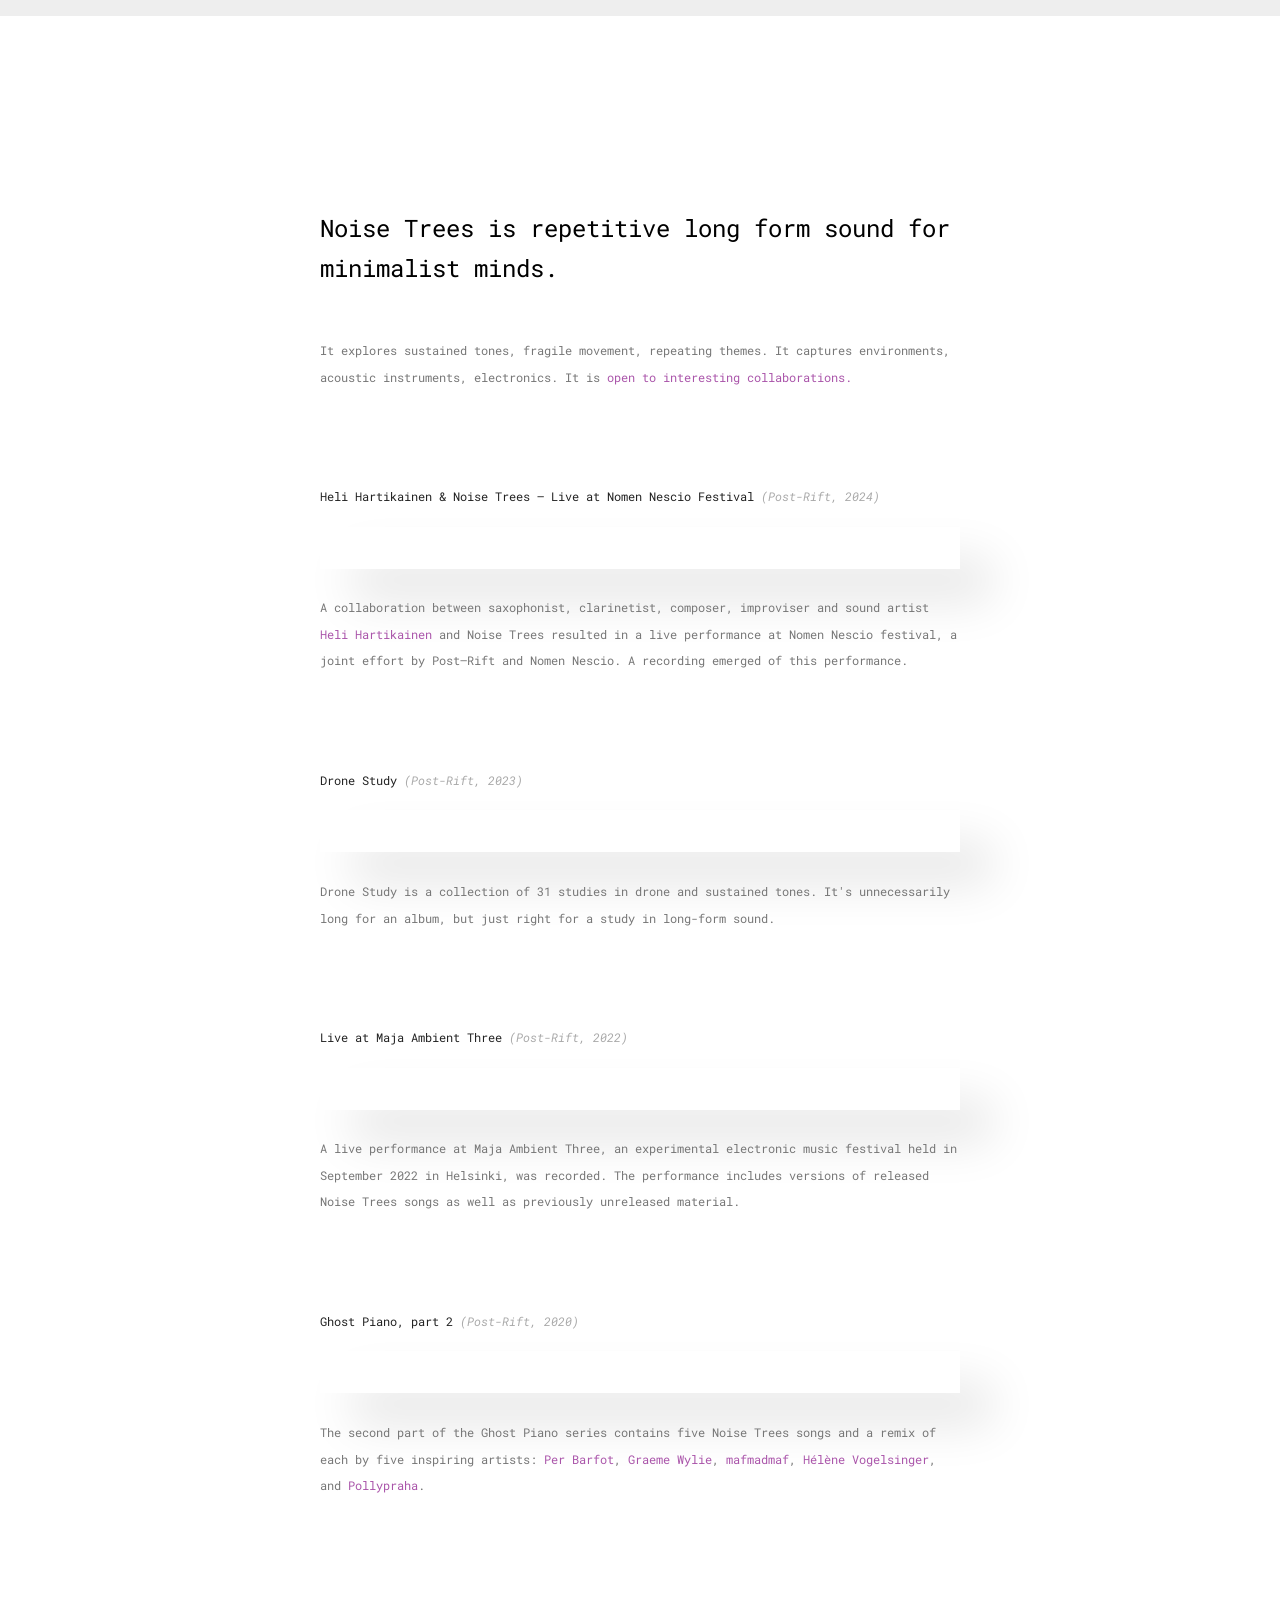
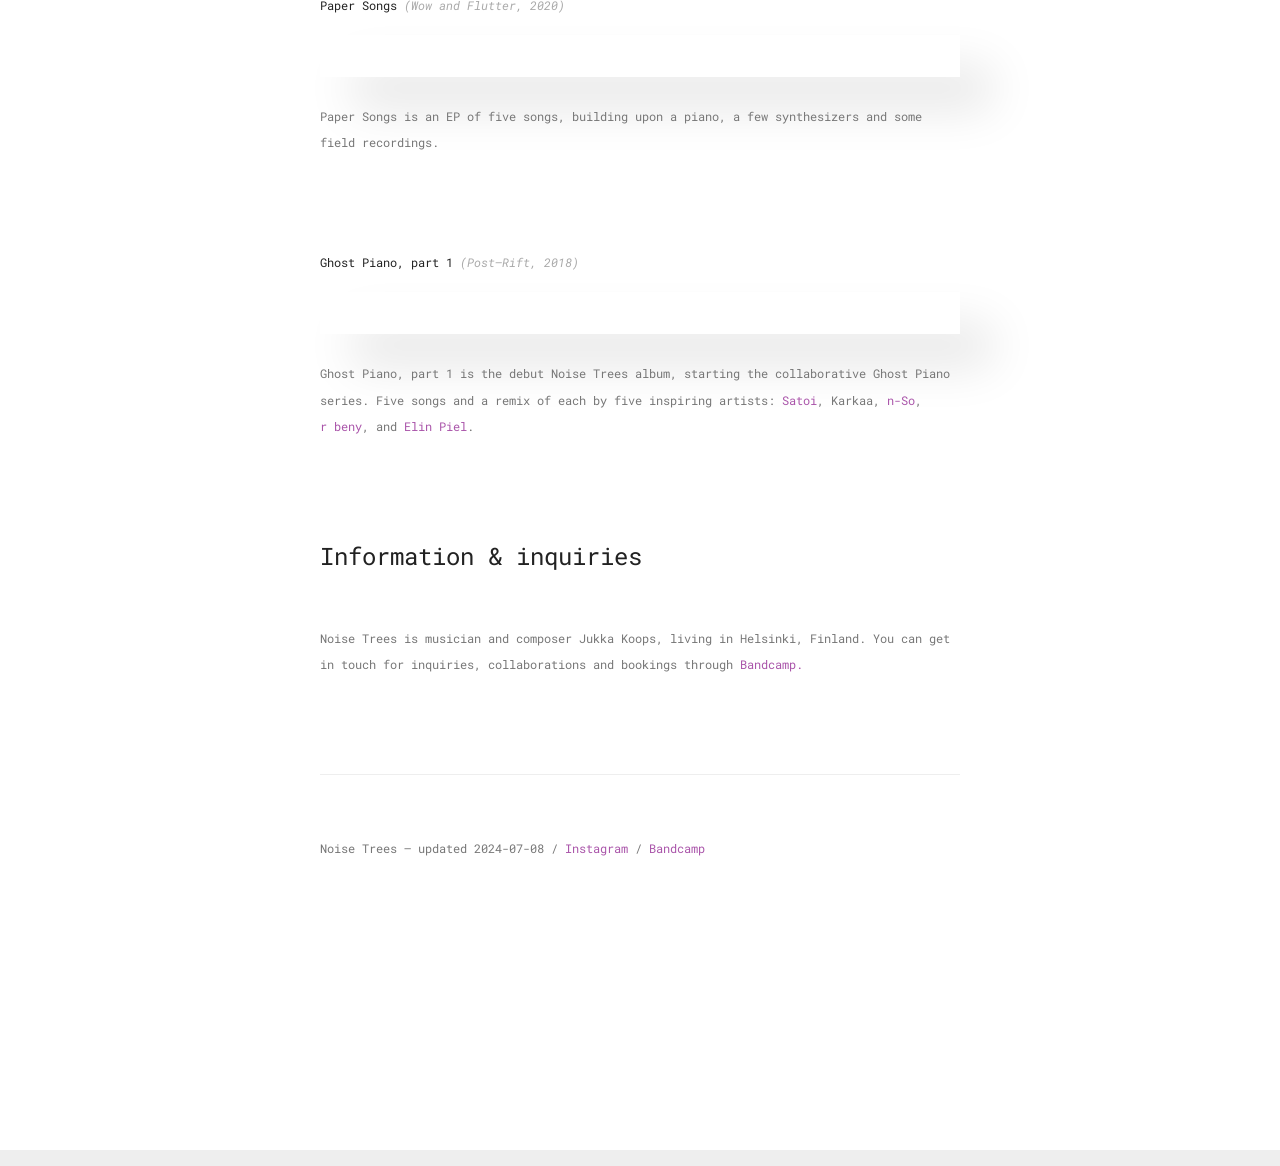
<file: index.html>
<!DOCTYPE html>
<html lang="en">
<head>
  <meta charset="UTF-8" />
  <title>Noise Trees</title>
  <meta property='og:title'  content='Noise Trees'>
  <meta name="viewport" content="width=device-width,initial-scale=1" />
  <meta name="description" content="Noise Trees is repetitive long form sound for minimalist minds." />
  <meta property='og:description'  content='Noise Trees is repetitive long form sound for minimalist minds.'>
  <meta property="og:image"  content="http://https://f4.bcbits.com/img/0014461624_20.jpg">
  <link href="https://cdn.jsdelivr.net/npm/modern-normalize@v2.0.0/modern-normalize.min.css" rel="stylesheet">
  <link rel="icon" href="favicon.png">
  <link rel="preconnect" href="https://fonts.googleapis.com">
  <link rel="preconnect" href="https://fonts.gstatic.com" crossorigin>
  <link href="https://fonts.googleapis.com/css2?family=Roboto+Mono:ital,wght@0,400;1,400&display=swap" rel="stylesheet">

  <style type="text/css">
    html {background: #eee;}
    body * {color: #777; font-family: 'Roboto Mono', sans-serif; font-size: 0.75rem; font-weight: 400; line-height: 1.68em;}
    body {background: #fff; border-top: 1rem solid #eee; border-bottom: 1rem solid #eee; padding: 12rem 0;}
    h1 {font-size: 1.5rem; margin: 0 0 3rem 0; color: #000;}
    h2 {font-size: 1.5rem; color: #222; margin: 3rem 0;}
    h3 {font-size: 0.75rem; color: #222;}
    h3 span {font-style: italic; color: #aaa;}
    header, nav, section, article, footer {margin: 0 auto 6rem auto; max-width: 40rem; width: 66vw;}
    section {}
    article {}
    nav {margin-top: 3rem;}
    p {font-weight: 400; line-height: 1.68rem; max-width: 40rem;}
    ul, li {margin: 0; padding: 0; list-style: none;}
    ul li {margin-bottom: 1rem;}
    li a {font-size: 1rem; background: #fff;}
    em {font-style: italic; color: #777;}
    a, a:link, a:visited, a span {color: #a5a; text-decoration: none;}
    a:hover {border-bottom: 1px dashed #a5a; width: 100%;}
    a.selected {color: #555;}
    footer {padding-top: 3rem; border-top: 1px solid #eee;}
    iframe {margin: 0.5rem 0; box-shadow: 2rem 2rem 3rem rgba(0, 0, 0, 0.1)}
  </style>

</head>
<body>

  <header>
    <h1>Noise Trees is repetitive long form sound for minimalist minds.</h1>
    <p>It explores sustained tones, fragile movement, repeating themes. It captures environments, acoustic instruments, electronics. It is <a href="#contact">open to interesting collaborations.</a></p>
    <!--
    <nav>
      <ul>
        <li><a href="#sound">Sound</a></li>
        <li><a href="#test">Audiovisual</a></li>
        <li><a href="">About</a></li>
      </ul>
    </nav>
    -->
  </header>

  <section>
    <!--<a id="sound"></a>
    <h2>Sound</h2>-->
    <article>
      <h3>Heli Hartikainen & Noise Trees — Live at Nomen Nescio Festival <span>(Post-Rift, 2024)</span></h3>
      <iframe style="border: 0; width: 100%; height: 42px;" src="https://bandcamp.com/EmbeddedPlayer/album=1262201035/size=small/bgcol=ffffff/linkcol=a5a/transparent=true/" seamless><a href="https://noisetrees.bandcamp.com/album/live-at-nomen-nescio-festival">Live at Nomen Nescio Festival by Heli Hartikainen & Noise Trees</a></iframe>
      <p>A collaboration between saxophonist, clarinetist, composer, improviser and sound artist <a href="https://helihartikainen.com/">Heli Hartikainen</a> and Noise Trees resulted in a live performance at Nomen Nescio festival, a joint effort by Post—Rift and Nomen Nescio. A recording emerged of this performance.</p>
    </article>
    <article>
      <h3>Drone Study <span>(Post-Rift, 2023)</span></h3>
      <iframe style="border: 0; width: 100%; height: 42px;" src="https://bandcamp.com/EmbeddedPlayer/album=2181542255/size=small/bgcol=ffffff/linkcol=a5a/transparent=true/" seamless><a href="https://noisetrees.bandcamp.com/album/drone-study">Drone Study by Noise Trees</a></iframe>
      <p>Drone Study is a collection of 31 studies in drone and sustained tones. It's unnecessarily long for an album, but just right for a study in long-form sound.</p>
    </article>
    <!--<article>
      <h3>The mystery of spring <span>(Miemo Penttinen & Noise Trees, 2022)</span></h3>
      <iframe src="https://player.vimeo.com/video/759527198?badge=0&amp;autopause=0&amp;player_id=0&amp;app_id=58479" width="100%" height="100%" frameborder="0" allow="autoplay; fullscreen; picture-in-picture; clipboard-write" title="the mystery of spring"></iframe>
      <p>The mystery of spring is a short audiovisual exploration on the wonder of the rebirth of nature every spring. Infrared black and white cinematography meets the ambient textures of the soundscape. Visuals and editing by <a href="https://miemo.net/spring">Miemo Penttinen</a>, sound by Noise Trees. The film received a honorable mention at the Bordeaux Shorts Biennale.</p>
    </article>-->
    <article>
      <h3>Live at Maja Ambient Three <span>(Post-Rift, 2022)</span></h3>
      <iframe style="border: 0; width: 100%; height: 42px;" src="https://bandcamp.com/EmbeddedPlayer/album=1717855935/size=small/bgcol=ffffff/linkcol=a5a/transparent=true/" seamless><a href="https://noisetrees.bandcamp.com/album/live-at-maja-ambient-three">Live at Maja Ambient Three by Noise Trees</a></iframe>
      <p>A live performance at Maja Ambient Three, an experimental electronic music festival held in September 2022 in Helsinki, was recorded. The performance includes versions of released Noise Trees songs as well as previously unreleased material.</p>
    </article>
    <article>
      <h3>Ghost Piano, part 2 <span>(Post-Rift, 2020)</span></h3>
      <iframe style="border: 0; width: 100%; height: 42px;" src="https://bandcamp.com/EmbeddedPlayer/album=4050104749/size=small/bgcol=ffffff/linkcol=a5a/transparent=true/" seamless><a href="https://noisetrees.bandcamp.com/album/ghost-piano-part-2">Ghost Piano, Part 2 by Noise Trees</a></iframe>
      <p>The second part of the Ghost Piano series contains five Noise Trees songs and a remix of each by five inspiring artists: <a href="https://perbarfot.bandcamp.com/music">Per Barfot</a>, <a href="https://graemecwylie.bandcamp.com/music">Graeme Wylie</a>, <a href="https://mafmadmaf.bandcamp.com/music">mafmadmaf</a>, <a href="https://helenevogelsinger.bandcamp.com/music">Hélène Vogelsinger</a>, and <a href="https://pollypraha.bandcamp.com/music">Pollypraha</a>.</p>
    </article>
    <article>
      <h3>Paper Songs <span>(Wow and Flutter, 2020)</span></h3>
      <iframe style="border: 0; width: 100%; height: 42px;" src="https://bandcamp.com/EmbeddedPlayer/album=2324278514/size=small/bgcol=ffffff/linkcol=a5a/transparent=true/" seamless><a href="https://noisetrees.bandcamp.com/album/paper-songs">Paper Songs by Noise Trees</a></iframe>
      <p>Paper Songs is an EP of five songs, building upon a piano, a few synthesizers and some field recordings.</p>
    </article>
    <article>
      <h3>Ghost Piano, part 1 <span>(Post—Rift, 2018)</span></h3>
      <iframe style="border: 0; width: 100%; height: 42px;" src="https://bandcamp.com/EmbeddedPlayer/album=360101749/size=small/bgcol=ffffff/linkcol=a5a/transparent=true/" seamless><a href="https://noisetrees.bandcamp.com/album/ghost-piano-part-1">Ghost Piano, Part 1 by Noise Trees</a></iframe>
      <p>Ghost Piano, part 1 is the debut Noise Trees album, starting the collaborative Ghost Piano series. Five songs and a remix of each by five inspiring artists: <a href="https://satoi.bandcamp.com/music">Satoi</a>, Karkaa, <a href="https://n-so.bandcamp.com/music">n-So</a>, <a href="https://rbeny.bandcamp.com/music">r&nbsp;beny</a>, and <a href="https://elinpiel.bandcamp.com/music">Elin Piel</a>.</p>
    </article>
  </section>

  <section>
    <a id="contact"></a>
    <h2>Information & inquiries</h2>
    <p>Noise Trees is musician and composer Jukka Koops, living in Helsinki, Finland. You can get in touch for inquiries, collaborations and bookings through <a href="https://noisetrees.bandcamp.com/contact?b=2618297066&n=Noise%20Trees&email=sumolounge%40gmail.com">Bandcamp.</a></p>
  </section>

  <footer>
    <p>Noise Trees — updated 2024-07-08 /&nbsp;<a href="https://www.instagram.com/noisetre.es/">Instagram</a>&nbsp;/&nbsp;<a href="https://noisetrees.bandcamp.com/">Bandcamp</a></p>
  </footer>

</body>
</html>
</file>
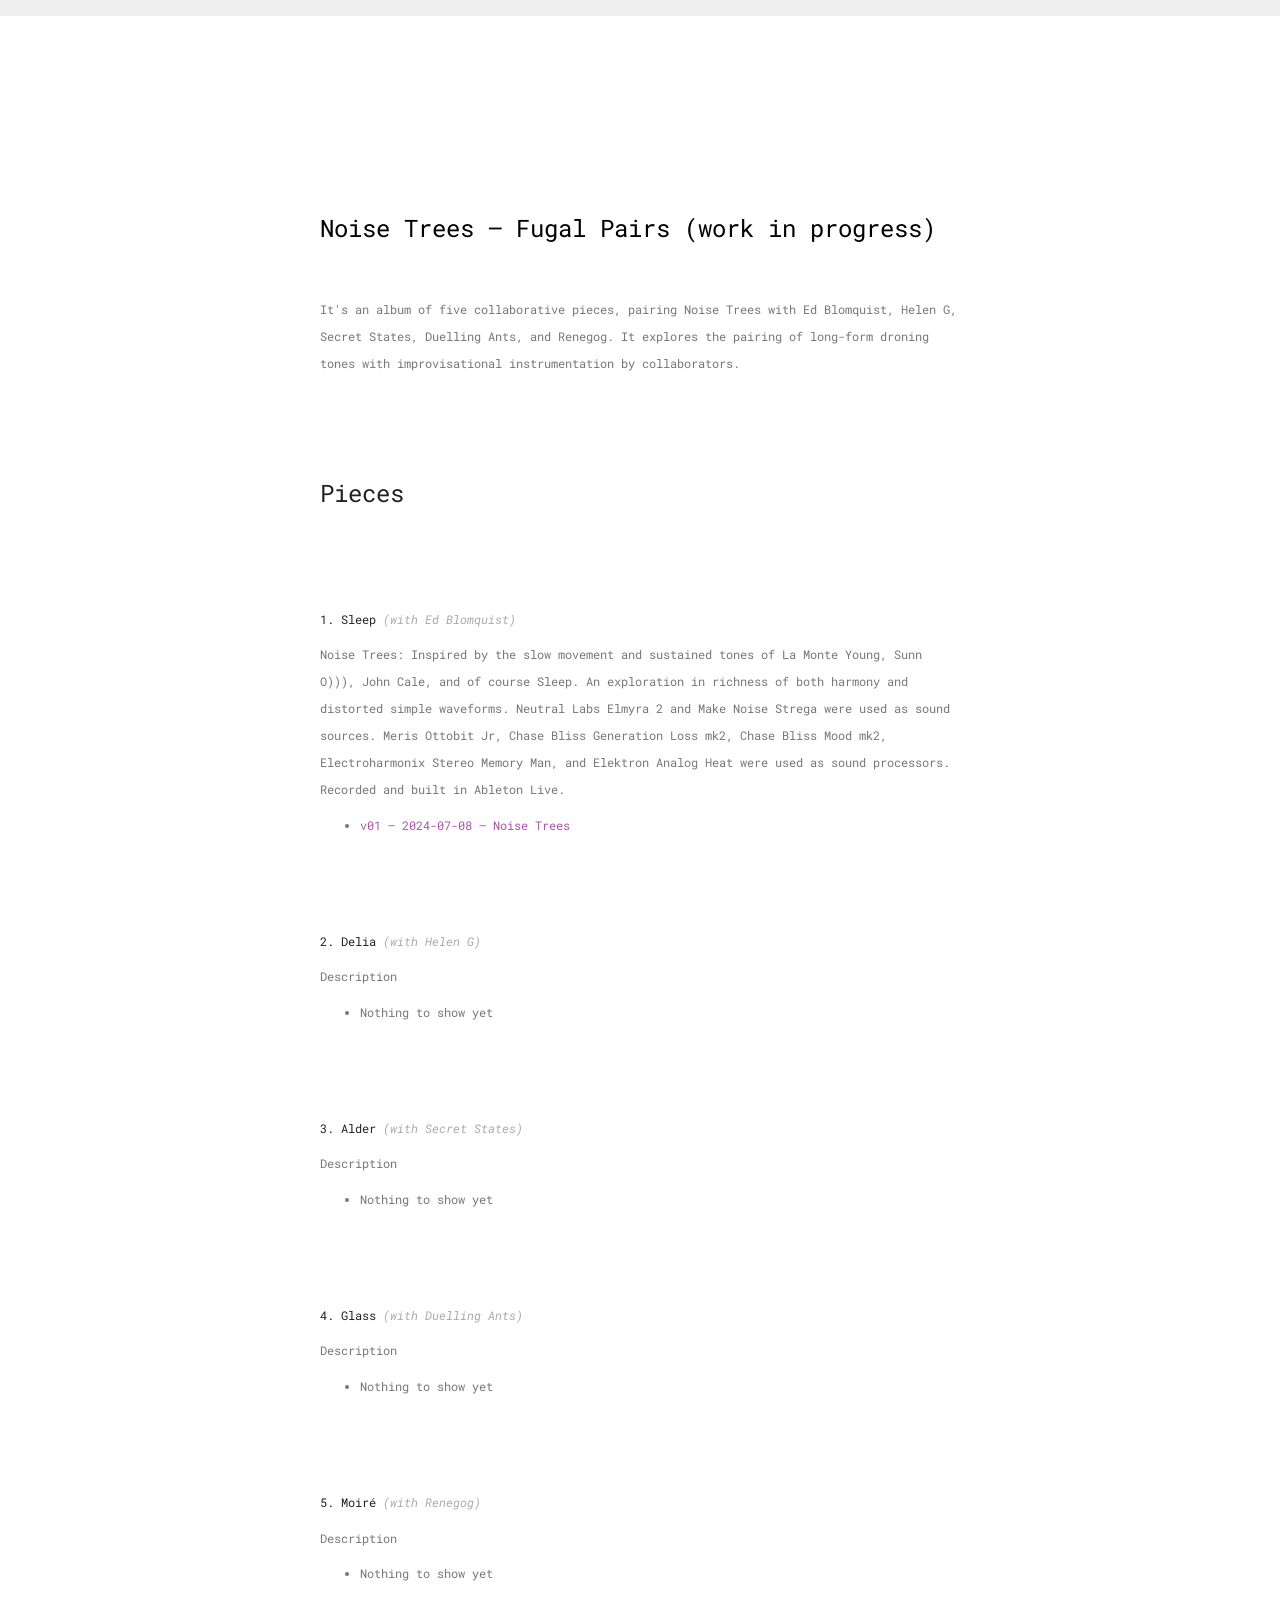
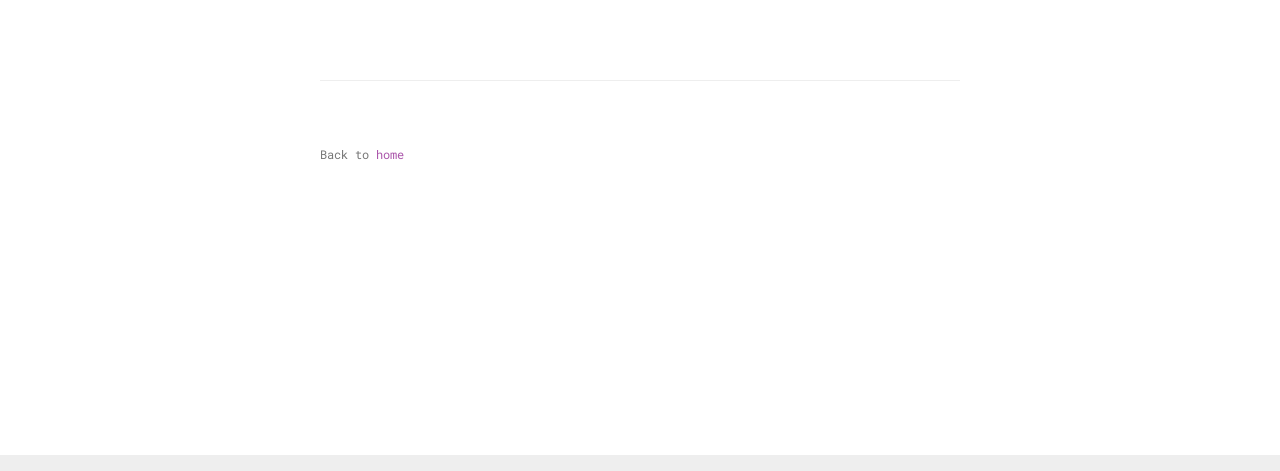
<file: projects/fugal-pairs/index.html>
<!DOCTYPE html>
<html lang="en">
<head>
  <meta charset="UTF-8" />
  <title>Noise Trees — Projects — Fugal Pairs</title>
  <meta property='og:title'  content='Noise Trees'>
  <meta name="viewport" content="width=device-width,initial-scale=1" />
  <meta name="description" content="Fugal Pairs" />
  <meta property='og:description'  content='Fugal Pairs'>
  <meta property="og:image"  content="">
  <link href="https://cdn.jsdelivr.net/npm/modern-normalize@v2.0.0/modern-normalize.min.css" rel="stylesheet">
  <link rel="icon" href="favicon.png">
  <link rel="preconnect" href="https://fonts.googleapis.com">
  <link rel="preconnect" href="https://fonts.gstatic.com" crossorigin>
  <link href="https://fonts.googleapis.com/css2?family=Roboto+Mono:ital,wght@0,400;1,400&display=swap" rel="stylesheet">

  <style type="text/css">
    html {background: #eee;}
    body * {color: #777; font-family: 'Roboto Mono', sans-serif; font-size: 0.75rem; font-weight: 400; line-height: 1.68em;}
    body {background: #fff; border-top: 1rem solid #eee; border-bottom: 1rem solid #eee; padding: 12rem 0;}
    h1 {font-size: 1.5rem; margin: 0 0 3rem 0; color: #000;}
    h2 {font-size: 1.5rem; color: #222; margin: 3rem 0 6rem 0;}
    h3 {font-size: 0.75rem; color: #222;}
    h3 span {font-style: italic; color: #aaa;}
    header, nav, section, article, footer {margin: 0 auto 6rem auto; max-width: 40rem; width: 66vw;}
    section {}
    article {}
    nav {margin-top: 3rem;}
    p {font-weight: 400; line-height: 1.68rem; max-width: 40rem;}
    nav ul, li {margin: 0; padding: 0; list-style: none;}
    nav ul li {margin-bottom: 1rem;}
    nav li a {font-size: 1rem; background: #fff;}
    article ul, li {list-style: disc;}
    article li a {font-size: 0.75rem;}
    em {font-style: italic; color: #777;}
    a, a:link, a:visited, a span {color: #a5a; text-decoration: none;}
    a:hover {border-bottom: 1px dashed #a5a; width: 100%;}
    a.selected {color: #555;}
    footer {padding-top: 3rem; border-top: 1px solid #eee;}
    iframe {margin: 0.5rem 0; box-shadow: 2rem 2rem 3rem rgba(0, 0, 0, 0.1)}
  </style>

</head>
<body>

  <header>
    <h1>Noise Trees — Fugal Pairs (work in progress)</h1>
    <p>It's an album of five collaborative pieces, pairing Noise Trees with Ed Blomquist, Helen G, Secret States, Duelling Ants, and Renegog. It explores the pairing of long-form droning tones with improvisational instrumentation by collaborators.</p>
    <!--
    <nav>
      <ul>
        <li><a href="#sound">Sound</a></li>
        <li><a href="#test">Audiovisual</a></li>
        <li><a href="">About</a></li>
      </ul>
    </nav>
    -->
  </header>

  <section>
    <h2>Pieces</h2>
    <article>
      <h3>1. Sleep <span>(with Ed Blomquist)</span></h3>
      <p><span>Noise Trees:</span> Inspired by the slow movement and sustained tones of La Monte Young, Sunn O))), John Cale, and of course Sleep. An exploration in richness of both harmony and distorted simple waveforms. Neutral Labs Elmyra 2 and Make Noise Strega were used as sound sources. Meris Ottobit Jr, Chase Bliss Generation Loss mk2, Chase Bliss Mood mk2, Electroharmonix Stereo Memory Man, and Elektron Analog Heat were used as sound processors. Recorded and built in Ableton Live.</p>
      <ul>
        <li><a href="https://drive.google.com/file/d/1QZ6pxrLjXIC_Jn98ZjVGoluvvu_XT1D1/view?usp=drive_link">v01 — 2024-07-08 — Noise Trees</a></li>
      </ul>
    </article>
    <article>
      <h3>2. Delia <span>(with Helen G)</span></h3>
      <p>Description</p>
      <ul>
        <li>Nothing to show yet</li>
      </ul>
    </article>
    <article>
      <h3>3. Alder <span>(with Secret States)</span></h3>
      <p>Description</p>
      <ul>
        <li>Nothing to show yet</li>
      </ul>
    </article>
    <article>
      <h3>4. Glass <span>(with Duelling Ants)</span></h3>
      <p>Description</p>
      <ul>
        <li>Nothing to show yet</li>
      </ul>
    </article>
    <article>
      <h3>5. Moiré <span>(with Renegog)</span></h3>
      <p>Description</p>
      <ul>
        <li>Nothing to show yet</li>
      </ul>
    </article>
  </section>

  <!--
  <section>
    <a id="contact"></a>
    <h2>Information & inquiries</h2>
    <p>Noise Trees is Jukka Koops, musician and composer living in Helsinki, Finland. You can get in touch for inquiries, collaborations and bookings through <a href="https://noisetrees.bandcamp.com/contact?b=2618297066&n=Noise%20Trees&email=sumolounge%40gmail.com">Bandcamp.</a></p>
  </section>
-->

  <footer>
    <p>Back to <a href="https://noisetre.es">home</a></p>
  </footer>

</body>
</html>
</file>
